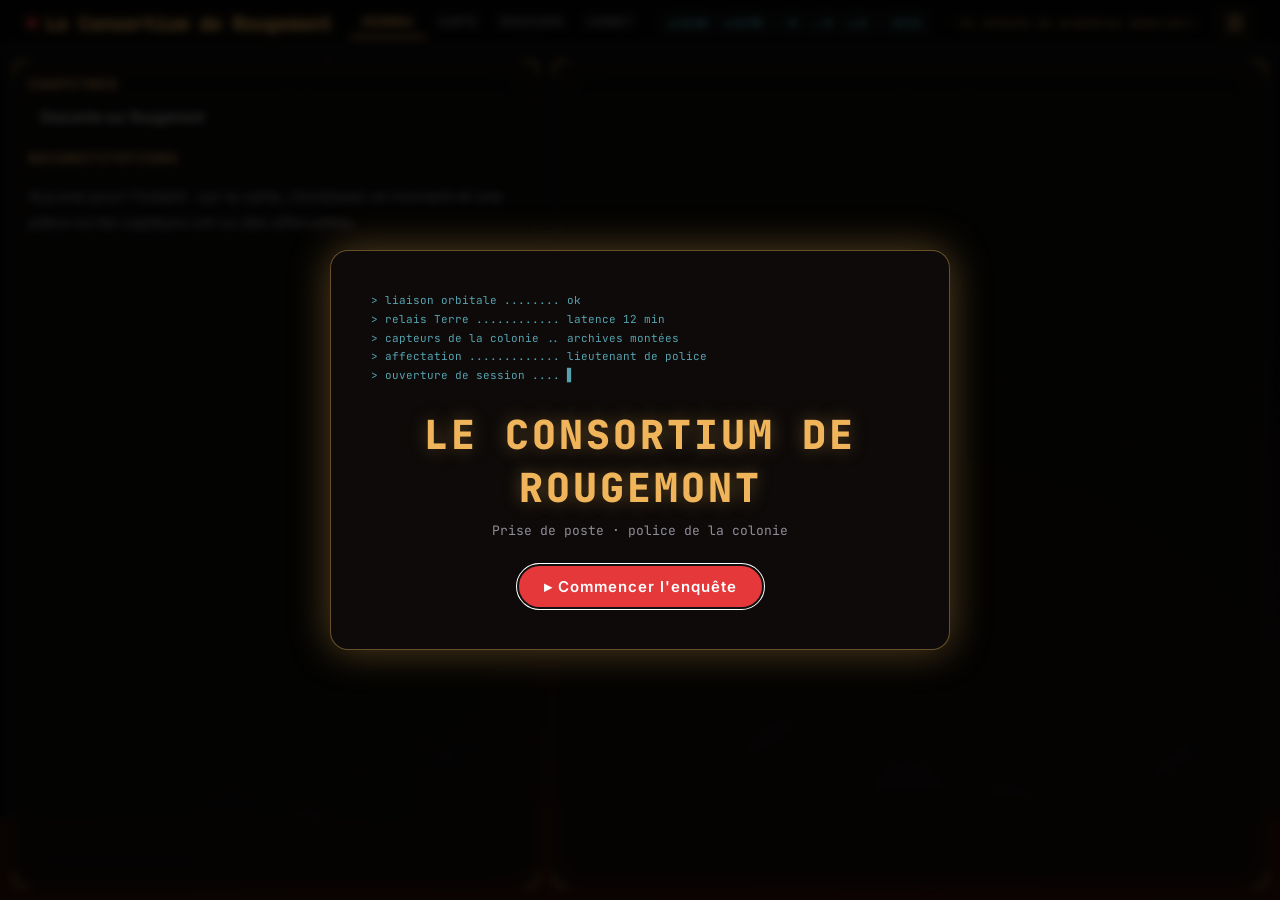
<file: index.html>
<!DOCTYPE html>
<html lang="fr">
<head>
  <meta charset="UTF-8">
  <meta name="viewport" content="width=device-width, initial-scale=1.0">
  <title>Enquête</title>
  <link rel="icon" href="data:image/svg+xml,<svg xmlns='http://www.w3.org/2000/svg' viewBox='0 0 32 32'><rect width='32' height='32' rx='6' fill='%230b0b0d'/><circle cx='16' cy='16' r='9' fill='none' stroke='%23d4a24c' stroke-width='2'/><circle cx='16' cy='16' r='3.5' fill='%23e5383b'/><path d='M16 3v4M16 25v4M3 16h4M25 16h4' stroke='%23d4a24c' stroke-width='2'/></svg>">
  <link rel="preconnect" href="https://fonts.googleapis.com">
  <link href="https://fonts.googleapis.com/css2?family=Inter:wght@400;600;800&family=JetBrains+Mono:wght@400;700&family=Literata:ital,opsz,wght@0,7..72,400;0,7..72,600;1,7..72,400&display=swap" rel="stylesheet">
  <link rel="stylesheet" href="assets/style.css?v=202611271100">
  <link rel="stylesheet" href="game/game.css?v=202611271100">
</head>
<body class="game">
  <canvas id="sky" aria-hidden="true"></canvas>
  <div class="crt" aria-hidden="true"></div>
  <header class="bar">
    <div class="brand"><span class="led"></span><h1 id="title"></h1></div>
    <nav id="sections" class="sections"></nav>
    <div id="stats" class="stats mono"></div>
    <div class="ticker mono"><div id="ticker-text"></div></div>
    <div id="telemetry" class="telemetry mono" aria-hidden="true"></div>
    <div class="menu">
      <button id="menu-btn" class="burger" title="Menu" aria-expanded="false" aria-controls="menu"><span></span><span></span><span></span></button>
      <div id="menu" class="tools" hidden>
        <button id="sound" title="Effets sonores"></button>
        <button id="ambient" title="Fond sonore"></button>
        <button id="export" title="Télécharger la sauvegarde">exporter la sauvegarde</button>
        <label title="Charger une sauvegarde">importer une sauvegarde<input type="file" id="import" accept="application/json" hidden></label>
        <button id="reset" title="Effacer la progression">recommencer</button>
        <a href="about.html">page de l'auteur</a>
      </div>
    </div>
  </header>

  <main class="layout">
    <section id="pane" class="pane"></section>
    <article id="reader" class="reader"></article>
  </main>

  <div id="toasts"></div>

  <dialog id="boot">
    <div id="boot-log" class="mono"></div>
    <h2 id="boot-title"></h2>
    <p id="boot-tag" class="mono">Prise de poste · police de la colonie</p>
    <form method="dialog"><button class="btn" id="boot-go">▸ Commencer l'enquête</button></form>
  </dialog>

  <dialog id="notice">
    <div id="notice-text"></div>
    <form method="dialog"><button class="btn">Continuer</button></form>
  </dialog>

  <dialog id="minigame">
    <div class="modal-head"><h3 id="mg-title"></h3><form method="dialog"><button class="chip">✕</button></form></div>
    <div id="mg-board"></div>
    <p id="mg-status" class="mono gold"></p>
  </dialog>

  <script src="assets/i18n.js?v=202611271100"></script>
  <script>lang = "fr";</script>
  <script src="assets/puzzles.js?v=202611271100"></script>
  <script src="game/story.js?v=202611271100"></script>
  <script src="game/fx.js?v=202611271100"></script>
  <script src="game/rover.js?v=202611271100"></script>
  <script src="game/engine.js?v=202611271100"></script>
</body>
</html>
</file>
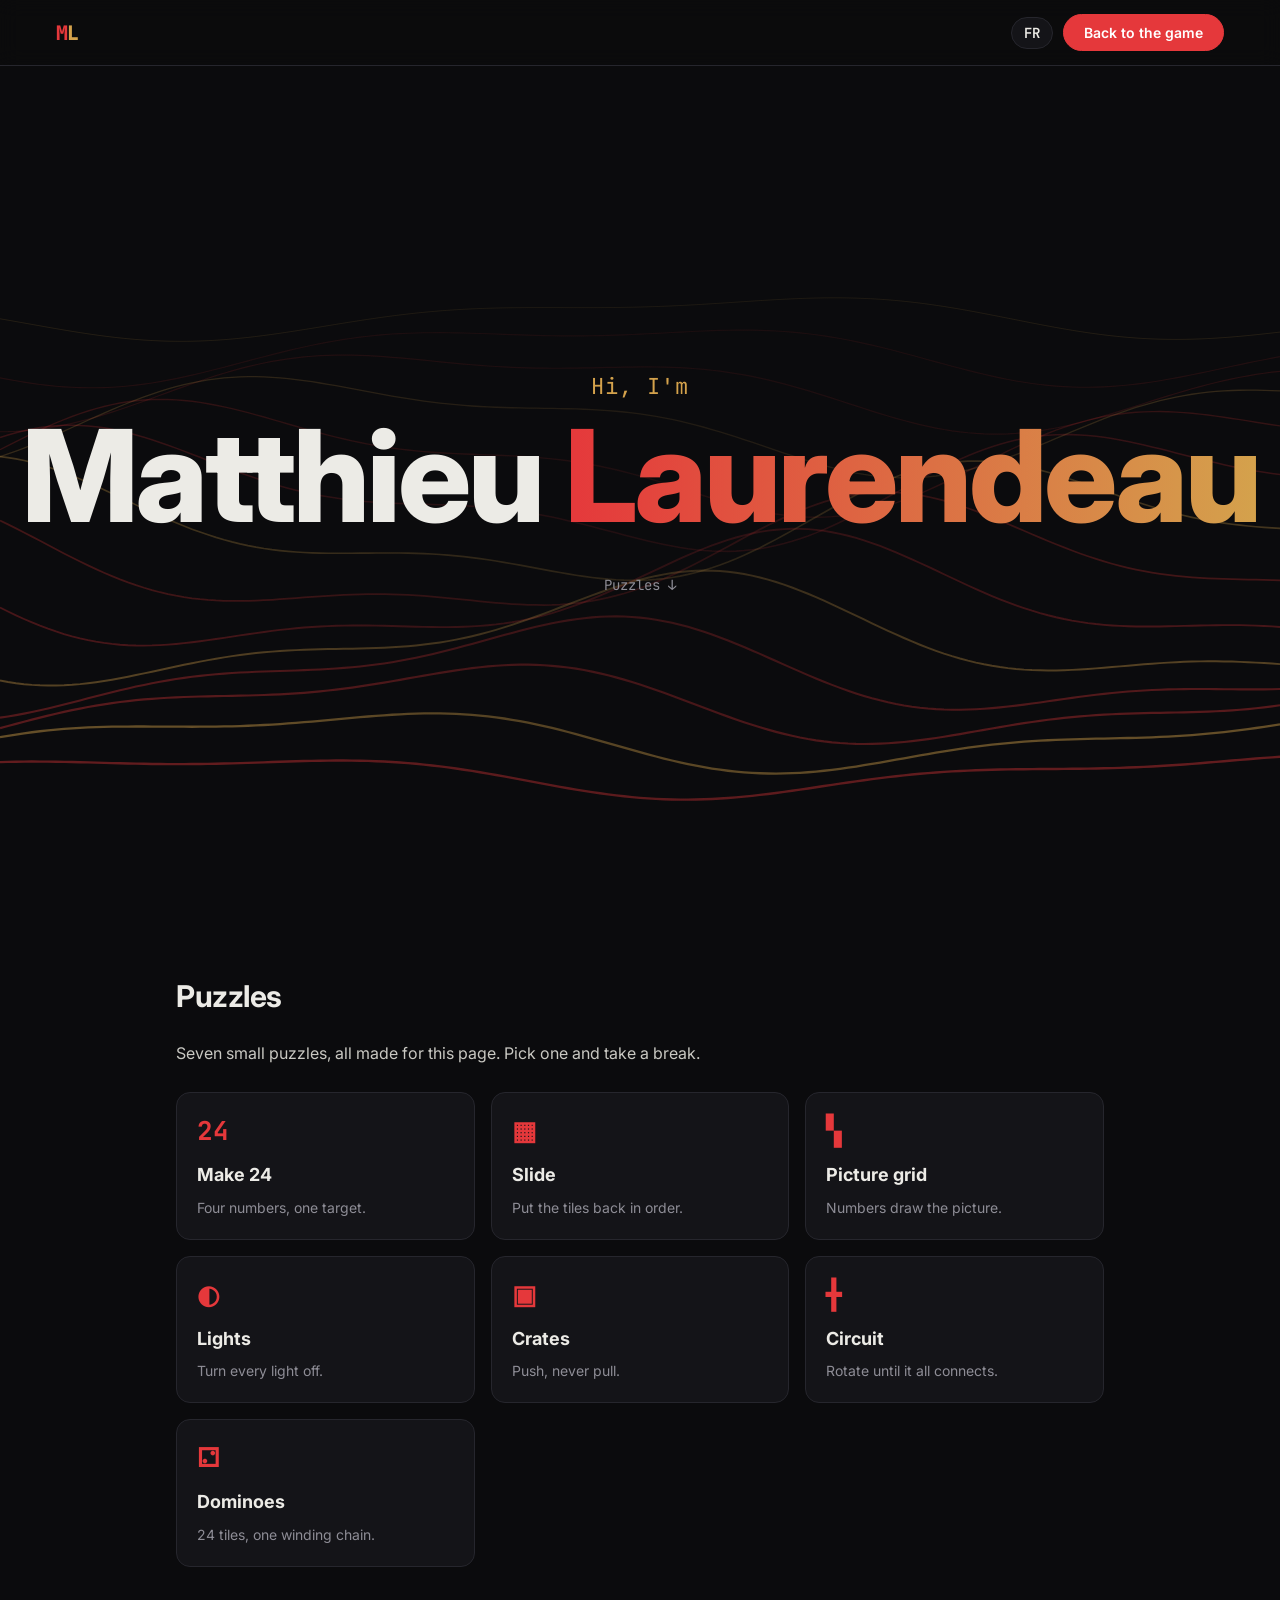
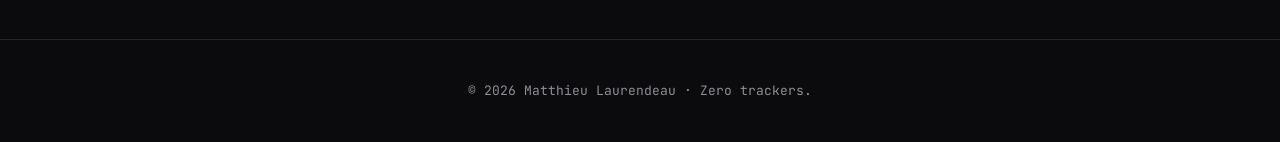
<file: about.html>
<!DOCTYPE html>
<html lang="en">
<head>
  <meta charset="UTF-8">
  <meta name="viewport" content="width=device-width, initial-scale=1.0">
  <title>Matthieu Laurendeau</title>
  <meta name="description" content="Original browser puzzles by Matthieu Laurendeau.">
  <link rel="icon" href="data:image/svg+xml,<svg xmlns='http://www.w3.org/2000/svg' viewBox='0 0 32 32'><rect width='32' height='32' rx='6' fill='%230b0b0d'/><text x='16' y='22' font-family='monospace' font-size='14' font-weight='700' text-anchor='middle'><tspan fill='%23e5383b'>M</tspan><tspan fill='%23d4a24c'>L</tspan></text></svg>">
  <link rel="preconnect" href="https://fonts.googleapis.com">
  <link href="https://fonts.googleapis.com/css2?family=Inter:wght@400;600;800&family=JetBrains+Mono:wght@400;700&display=swap" rel="stylesheet">
  <link rel="stylesheet" href="assets/style.css?v=202611241600">
</head>
<body>
  <header class="nav">
    <a class="logo" href="./"><span class="red">M</span><span class="gold">L</span></a>
    <div class="nav-actions">
      <button id="lang" class="chip" aria-label="Switch language">FR</button>
      <a class="btn" href="./" data-i18n="nav.game">Back to the game</a>
    </div>
  </header>

  <main id="top">
    <section class="hero">
      <canvas id="waves" aria-hidden="true"></canvas>
      <div class="hero-text">
        <p class="mono gold" data-i18n="hero.hello">Hi, I'm</p>
        <h1>Matthieu <span class="red">Laurendeau</span></h1>
        <a class="scroll mono" href="#puzzles" data-i18n="hero.scroll">Puzzles ↓</a>
      </div>
    </section>

    <section id="puzzles" class="section">
      <h2 data-i18n="puzzles.title">Puzzles</h2>
      <p data-i18n="puzzles.intro"></p>
      <div class="grid" id="puzzle-grid"></div>
    </section>


  </main>

  <footer class="mono muted">© <span id="year"></span> Matthieu Laurendeau · <span data-i18n="footer"></span></footer>

  <dialog id="modal">
    <div class="modal-head">
      <h3 id="modal-title"></h3>
      <button class="chip" id="modal-close" aria-label="Close">✕</button>
    </div>
    <p id="modal-rules" class="muted"></p>
    <div id="game"></div>
    <div class="modal-foot">
      <span id="status" class="mono gold"></span>
      <button class="btn ghost" id="new-game" data-i18n="game.new">New game</button>
    </div>
  </dialog>

  <canvas id="confetti" aria-hidden="true"></canvas>

  <script src="assets/i18n.js?v=202611241600"></script>
  <script src="assets/puzzles.js?v=202611241600"></script>
  <script src="assets/main.js?v=202611241600"></script>
</body>
</html>
</file>
<file: assets/style.css>
:root {
  --bg: #0b0b0d;
  --bg2: #141418;
  --line: #26262d;
  --text: #ecebe6;
  --muted: #8e8d96;
  --red: #e5383b;
  --gold: #d4a24c;
  --radius: 14px;
}
* { box-sizing: border-box; }
html { scroll-behavior: smooth; }
body {
  margin: 0; background: var(--bg); color: var(--text);
  font: 16px/1.65 Inter, system-ui, sans-serif; -webkit-font-smoothing: antialiased;
}
a { color: inherit; text-decoration: none; }
.mono { font-family: "JetBrains Mono", ui-monospace, monospace; }
.red { color: var(--red); }
.gold { color: var(--gold); }
.muted { color: var(--muted); }

/* Navigation */
.nav {
  position: sticky; top: 0; z-index: 10; display: flex; align-items: center; gap: 24px;
  padding: 14px clamp(16px, 5vw, 56px); background: rgba(11, 11, 13, .82);
  backdrop-filter: blur(10px); border-bottom: 1px solid var(--line);
}
.logo { font: 800 20px "JetBrains Mono", monospace; letter-spacing: -1px; }
.nav nav { display: flex; gap: 22px; margin-left: auto; }
.nav nav a { color: var(--muted); font-size: 14px; transition: color .2s; }
.nav nav a:hover { color: var(--gold); }
.nav-actions { display: flex; gap: 10px; align-items: center; margin-left: auto; }
@media (max-width: 720px) { .nav nav { display: none; } .nav-actions { margin-left: auto; } }

.btn, .chip {
  display: inline-flex; align-items: center; justify-content: center; cursor: pointer;
  font: 600 14px Inter, sans-serif; border-radius: 999px; transition: transform .15s, background .2s, color .2s;
}
.btn { padding: 9px 20px; background: var(--red); color: #fff; border: 1px solid var(--red); }
.btn:hover { transform: translateY(-1px); background: #f04a4d; }
.btn.ghost { background: transparent; color: var(--text); border-color: var(--line); }
.btn.ghost:hover { border-color: var(--gold); color: var(--gold); }
.chip { padding: 6px 12px; background: var(--bg2); color: var(--text); border: 1px solid var(--line); font-family: "JetBrains Mono", monospace; }
.chip:hover { border-color: var(--gold); }

/* Hero with animated waves */
.hero { position: relative; height: calc(100vh - 66px); min-height: 460px; display: grid; place-items: center; overflow: hidden; text-align: center; }
#waves { position: absolute; inset: 0; width: 100%; height: 100%; }
.hero::after { content: ""; position: absolute; inset: 0; background: radial-gradient(ellipse at center, rgba(11, 11, 13, .55) 0%, transparent 60%); pointer-events: none; }
.hero-text { position: relative; z-index: 1; padding: 0 16px; animation: rise 1.2s ease-out both; }
.hero-text p { font-size: clamp(16px, 2.4vw, 22px); margin: 0; letter-spacing: 1px; }
.hero h1 { font-size: clamp(48px, 10vw, 128px); line-height: .95; margin: 10px 0 34px; letter-spacing: -3px; font-weight: 800; }
.hero h1 .red { background: linear-gradient(90deg, var(--red), var(--gold), var(--red)); background-size: 200% auto; -webkit-background-clip: text; background-clip: text; color: transparent; animation: shine 6s linear infinite; }
.scroll { color: var(--muted); font-size: 14px; display: inline-block; animation: bob 2.4s ease-in-out infinite; }
.scroll:hover { color: var(--gold); }
@keyframes rise { from { opacity: 0; transform: translateY(24px); } to { opacity: 1; transform: none; } }
@keyframes shine { to { background-position: 200% center; } }
@keyframes bob { 50% { transform: translateY(6px); } }
@media (prefers-reduced-motion: reduce) { .hero-text, .hero h1 .red, .scroll { animation: none; } }

/* Sections */
.section { max-width: 1040px; margin: 0 auto; padding: 72px clamp(16px, 5vw, 56px); }
.section h2 { font-size: 30px; margin: 0 0 18px; letter-spacing: -.5px; }
.section > p { color: #c9c8c2; max-width: 44em; }

.grid { display: grid; grid-template-columns: repeat(auto-fill, minmax(230px, 1fr)); gap: 16px; margin-top: 26px; }
.card {
  background: var(--bg2); border: 1px solid var(--line); border-radius: var(--radius); padding: 20px;
  transition: transform .2s, border-color .2s; cursor: pointer; text-align: left; color: var(--text); font: inherit;
}
.card:hover { transform: translateY(-3px); border-color: var(--gold); }
.card h3 { margin: 12px 0 6px; font-size: 18px; }
.card p { margin: 0; font-size: 14px; color: var(--muted); }
.card .icon { font: 700 26px "JetBrains Mono", monospace; color: var(--red); }
.card .meta { margin-top: 12px; font: 12px "JetBrains Mono", monospace; color: var(--gold); }
footer { text-align: center; padding: 40px 16px; font-size: 13px; border-top: 1px solid var(--line); }

/* Puzzle modal */
dialog {
  background: var(--bg2); color: var(--text); border: 1px solid var(--line); border-radius: 18px;
  padding: 22px; width: min(460px, calc(100vw - 32px)); max-height: calc(100vh - 32px);
}
dialog::backdrop { background: rgba(0, 0, 0, .7); backdrop-filter: blur(4px); }
.modal-head { display: flex; justify-content: space-between; align-items: center; }
.modal-head h3 { margin: 0; font-size: 22px; }
#modal-rules { font-size: 14px; margin: 8px 0 18px; }
.modal-foot { display: flex; justify-content: space-between; align-items: center; margin-top: 18px; gap: 12px; }
#status { font-size: 14px; }

.board { display: grid; gap: 6px; margin: 0 auto; user-select: none; touch-action: manipulation; }
.cell {
  aspect-ratio: 1; border-radius: 8px; background: var(--bg); border: 1px solid var(--line);
  display: grid; place-items: center; font: 700 20px "JetBrains Mono", monospace; cursor: pointer; transition: background .15s;
}
.cell.lit { background: var(--gold); border-color: var(--gold); box-shadow: 0 0 14px rgba(212, 162, 76, .4); }
.cell.filled { background: var(--red); border-color: var(--red); }
.cell.cross { color: var(--muted); }
.cell.empty { visibility: hidden; }
.cell.tile { background: #1d1d23; color: var(--gold); }
.cell.tile.home { color: var(--red); }

/* Make 24 */
.nums { display: grid; grid-template-columns: repeat(2, 1fr); gap: 10px; }
.num { padding: 20px 0; font: 700 26px "JetBrains Mono", monospace; border-radius: 12px; background: var(--bg); color: var(--text); border: 1px solid var(--line); cursor: pointer; }
.num.sel { border-color: var(--gold); color: var(--gold); }
.num.gone { visibility: hidden; }
.ops { display: flex; gap: 8px; justify-content: center; margin-top: 14px; }
.ops button { width: 52px; height: 44px; font-size: 20px; }
.ops button.sel { border-color: var(--red); color: var(--red); }

/* Nonogram */
.nono { display: grid; gap: 4px; margin: 0 auto; width: max-content; }
.clue { font: 12px/1.2 "JetBrains Mono", monospace; color: var(--gold); display: flex; align-items: flex-end; justify-content: flex-end; gap: 4px; padding: 2px 4px; }
.clue.col { flex-direction: column; align-items: center; }
.nono .cell { width: 44px; }

/* Box pushing */
.sokoban .cell { cursor: default; font-size: 18px; border-radius: 6px; }
.sokoban .wall { background: #1d1d23; border-color: #1d1d23; }
.sokoban .goal { box-shadow: inset 0 0 0 3px rgba(212, 162, 76, .5); }
.sokoban .box { background: var(--red); border-color: var(--red); }
.sokoban .box.goal { background: var(--gold); border-color: var(--gold); }
.sokoban .me::after { content: ""; width: 50%; height: 50%; border-radius: 50%; background: var(--text); }
.pad { display: grid; grid-template-columns: repeat(3, 48px); gap: 6px; justify-content: center; margin-top: 14px; }

/* Pipes */
.pipe svg { width: 100%; height: 100%; transition: transform .2s; }
.pipe line { stroke: var(--muted); stroke-width: 14; stroke-linecap: round; }
.pipe.ok line { stroke: var(--gold); }
.done .pipe line { stroke: var(--red); }

#confetti { position: fixed; inset: 0; pointer-events: none; z-index: 100; width: 100%; height: 100%; }

/* Dominoes */
.domino-board { width: 100%; max-width: 380px; display: block; margin: 0 auto; }
.slot rect { fill: var(--bg); stroke: var(--line); stroke-width: .5; stroke-dasharray: 1.2 1; cursor: pointer; }
.slot.full rect { fill: #1d1d23; stroke: var(--gold); stroke-dasharray: none; }
.mid { stroke: var(--muted); stroke-width: .4; }
.pip { fill: var(--text); }
.joint { fill: var(--line); }
.joint.ok { fill: var(--gold); }
.joint.bad { fill: var(--red); }
.tray { display: flex; flex-wrap: wrap; gap: 6px; justify-content: center; margin-top: 14px; }
.tile { width: 54px; cursor: pointer; }
.tile rect { fill: #1d1d23; stroke: var(--line); stroke-width: .6; }
.tile.sel rect { stroke: var(--red); stroke-width: 1.2; }
</file>
<file: game/game.css>
/* Colony terminal: game layout on top of assets/style.css tokens */
body.game { --cyan: #6fd6e8; --amber: #f0b45a; --glow: rgba(240, 180, 90, .35); --panel: rgba(14, 10, 9, .82);
  height: 100vh; height: 100dvh; display: flex; flex-direction: column; overflow: hidden;
  background: radial-gradient(ellipse at 70% 120%, #2a0d0a 0%, var(--bg) 62%) fixed; }
.game [hidden] { display: none !important; }
#sky { position: fixed; inset: 0; width: 100%; height: 100%; z-index: -1; pointer-events: none; }
.crt { position: fixed; inset: 0; pointer-events: none; z-index: 50; mix-blend-mode: multiply;
  background: repeating-linear-gradient(to bottom, rgba(0, 0, 0, 0) 0 2px, rgba(0, 0, 0, .16) 2px 3px); }

/* Header */
.bar { display: flex; align-items: center; gap: 18px; flex-wrap: wrap; padding: 8px clamp(12px, 3vw, 28px);
  border-bottom: 1px solid rgba(240, 180, 90, .2); background: rgba(8, 6, 6, .85); backdrop-filter: blur(8px); }
.brand { display: flex; align-items: baseline; gap: 10px; min-width: 0; }
.brand h1 { margin: 0; font: 700 18px "JetBrains Mono", monospace; color: var(--amber); text-shadow: 0 0 12px var(--glow); white-space: nowrap; }
.led { width: 8px; height: 8px; border-radius: 50%; background: var(--red); box-shadow: 0 0 8px var(--red); align-self: center; animation: blink 2.4s infinite; }
.sections { display: flex; gap: 2px; overflow-x: auto; scrollbar-width: none; flex: 0 1 auto; min-width: 0; }
.sections button { position: relative; background: none; border: 0; border-bottom: 2px solid transparent; color: var(--muted);
  padding: 6px 10px; cursor: pointer; font: 600 12px "JetBrains Mono", monospace; text-transform: uppercase; letter-spacing: 1px; white-space: nowrap; }
.sections button:hover { color: var(--amber); }
.sections button.on { color: var(--amber); border-color: var(--amber); text-shadow: 0 0 10px var(--glow); }
.pip { display: inline-block; width: 6px; height: 6px; margin-left: 6px; border-radius: 50%; background: var(--red); box-shadow: 0 0 6px var(--red); vertical-align: middle; animation: blink 1.2s infinite; }
.bar { position: relative; z-index: 65; }
.menu { position: relative; margin-left: auto; }
.burger { display: grid; gap: 4px; width: 34px; height: 30px; place-content: center; background: none; border: 1px solid rgba(240, 180, 90, .3); border-radius: 6px; cursor: pointer; }
.burger span { display: block; width: 16px; height: 2px; background: var(--amber); transition: transform .25s, opacity .25s; }
.burger.open span:nth-child(1) { transform: translateY(6px) rotate(45deg); }
.burger.open span:nth-child(2) { opacity: 0; }
.burger.open span:nth-child(3) { transform: translateY(-6px) rotate(-45deg); }
.tools { position: absolute; right: 0; top: calc(100% + 8px); z-index: 70; display: grid; gap: 2px; min-width: 220px; padding: 8px;
  background: #0b0908; border: 1px solid rgba(240, 180, 90, .45); border-radius: 8px; box-shadow: 0 0 30px rgba(0, 0, 0, .6), 0 0 18px var(--glow); animation: rise-in .2s ease-out; }
.tools button, .tools label, .tools a { text-align: left; padding: 8px 10px; border-radius: 6px; text-decoration: none; }
.tools button:hover, .tools label:hover, .tools a:hover { background: rgba(240, 180, 90, .08); }
.tools button, .tools label, .tools a { background: none; border: 0; cursor: pointer; color: var(--muted); font: 12px "JetBrains Mono", monospace; }
.tools button:hover, .tools label:hover, .tools a:hover { color: var(--amber); }

/* Two columns: tools pane and reader */
.layout { flex: 1; min-height: 0; display: grid; grid-template-columns: minmax(320px, 42%) minmax(0, 1fr); gap: 12px; padding: 12px; }
.pane, .reader { min-width: 0; min-height: 0; overflow-y: auto; background: var(--panel); border: 1px solid rgba(240, 180, 90, .18);
  border-radius: 10px; box-shadow: inset 0 0 40px rgba(240, 180, 90, .04), 0 0 24px rgba(0, 0, 0, .4); }
.pane { padding: 16px; }
.reader { padding: clamp(18px, 4vw, 44px); }
.pane h3 { margin: 18px 0 8px; font: 700 13px "JetBrains Mono", monospace; text-transform: uppercase; letter-spacing: 2px; color: var(--amber); }
.pane h3:first-child { margin-top: 0; }
.pane h4 { margin: 14px 0 4px; font-size: 11px; text-transform: uppercase; letter-spacing: 1px; color: var(--muted); }
.pane-in { animation: fade .25s ease-out; }
.pane input, .pane select, .pane textarea { width: 100%; min-width: 0; background: rgba(255, 255, 255, .04); color: var(--text);
  border: 1px solid var(--line); border-radius: 8px; padding: 7px 9px; font: 13px Inter, sans-serif; }
.pane textarea { min-height: 160px; resize: vertical; }
.filter { margin-bottom: 8px; }
.filters { display: grid; grid-template-columns: repeat(auto-fit, minmax(140px, 1fr)); gap: 6px; margin-bottom: 8px; }
.item { display: flex; gap: 6px; align-items: baseline; width: 100%; text-align: left; background: none; border: 0; border-left: 2px solid transparent;
  border-radius: 6px; color: var(--text); padding: 7px 9px; cursor: pointer; font: 14px Inter, sans-serif; }
.item .muted { overflow: hidden; text-overflow: ellipsis; white-space: nowrap; min-width: 0; }
.item:hover, .item.on { background: rgba(240, 180, 90, .08); border-left-color: var(--amber); }
.item.new::after { content: "●"; color: var(--red); margin-left: auto; text-shadow: 0 0 6px var(--red); }
.link { background: none; border: 0; padding: 0; cursor: pointer; color: inherit; font: inherit; text-decoration: underline dotted; text-underline-offset: 3px; }
.link:hover { color: var(--amber); }
.chips { display: flex; flex-wrap: wrap; gap: 6px; margin-bottom: 10px; }
.chip { font-size: 12px; padding: 4px 10px; }
.chip.on { border-color: var(--red); color: #fff; background: rgba(229, 56, 59, .25); }
.chip.new { border-color: var(--amber); animation: glow 1.6s ease-in-out infinite; }
.person-chip { gap: 6px; padding: 3px 10px 3px 3px; font-family: Inter, sans-serif; }
.row { display: flex; gap: 10px; align-items: center; flex-wrap: wrap; }
.btn.ghost { margin: 0 0 10px; }
.msg { font-size: 14px; min-height: 1.4em; color: var(--muted); }
.msg.warn { color: var(--red); animation: flicker .6s linear; }

/* Reader */
.rhead { margin-bottom: 18px; animation: rise-in .4s ease-out both; }
.kicker { font-size: 11px; letter-spacing: 3px; color: var(--red); }
.rhead h2 { margin: 6px 0 0; font-size: clamp(22px, 3vw, 30px); color: var(--amber); text-shadow: 0 0 18px var(--glow); }
.prose p { line-height: 1.75; margin: 0 0 14px; max-width: 40em; animation: rise-in .5s ease-out both; }
.book { font: 18px/1.8 Literata, Georgia, serif; color: #efe6d8; }
.book p:first-child::first-letter { float: left; font-size: 3.4em; line-height: .9; margin: 4px 8px 0 0; color: var(--amber); text-shadow: 0 0 14px var(--glow); }
.book p { text-indent: 1.4em; }
.book p:first-child { text-indent: 0; }
.present { color: var(--muted); font-size: 14px; margin: 6px 0 18px; }
.lines { margin-top: 10px; }
.line { display: grid; grid-template-columns: 30px minmax(0, 1fr); column-gap: 12px; align-items: start; margin: 0 0 6px; padding: 8px 10px;
  border-radius: 8px; cursor: pointer; max-width: 46em; animation: rise-in .45s ease-out both; }
.line > :first-child, .line .portrait.tiny { grid-row: 1 / span 2; width: 30px; height: 30px; }
.line .say { grid-column: 2; line-height: 1.6; }
.line .who { grid-column: 2; font: 700 11px "JetBrains Mono", monospace; letter-spacing: 1px; text-transform: uppercase; margin-bottom: 2px; }
.line .badge { display: grid; place-items: center; border-radius: 50%; font-size: 10px; font-weight: 700; color: #0d0a09; background: var(--cyan); box-shadow: 0 0 10px rgba(111, 214, 232, .5); }
.line:hover { background: rgba(255, 255, 255, .04); }
.line.hit { background: rgba(240, 180, 90, .14); }
.line.narr { font-style: italic; color: var(--muted); }
.line.me .who { color: var(--amber); }
.who { font-weight: 700; color: var(--red); white-space: nowrap; }
.say { min-width: 0; }
.q { color: var(--amber); font-size: 13px; margin: 18px 0 6px; }
.talker { display: flex; align-items: center; gap: 14px; margin-bottom: 14px; font-size: 18px; }
.topics { display: flex; flex-direction: column; gap: 6px; margin-top: 18px; border-top: 1px dashed rgba(240, 180, 90, .25); padding-top: 14px; }
.topic { text-align: left; background: rgba(240, 180, 90, .06); border: 1px solid rgba(240, 180, 90, .25); color: var(--text);
  border-radius: 8px; padding: 9px 12px; cursor: pointer; font: 14px Inter, sans-serif; transition: background .2s, transform .15s; }
.topic::before { content: "› "; color: var(--amber); }
.topic:hover { background: rgba(240, 180, 90, .14); transform: translateX(3px); }
.topic.show { border-color: rgba(229, 56, 59, .5); }
.topic.show::before { content: "⎘ "; color: var(--red); }
.objects { display: grid; gap: 8px; margin-top: 12px; }
.object { text-align: left; background: rgba(255, 255, 255, .03); border: 1px dashed rgba(240, 180, 90, .35); color: var(--amber);
  border-radius: 8px; padding: 10px 12px; cursor: pointer; font: 600 14px "JetBrains Mono", monospace; }
.object:hover { background: rgba(240, 180, 90, .1); }
.object.seen { border-style: solid; border-color: var(--line); color: var(--text); cursor: default; }
.object.seen h4 { margin: 0 0 6px; color: var(--amber); }

/* Portraits */
.portrait { display: inline-block; width: 44px; height: 44px; flex: none; border-radius: 50%; overflow: hidden; box-shadow: 0 0 0 1px rgba(240, 180, 90, .35); }
.portrait svg { width: 100%; height: 100%; display: block; }
.portrait.tiny { width: 22px; height: 22px; }
.portrait.big { width: 72px; height: 72px; box-shadow: 0 0 0 2px var(--amber), 0 0 20px var(--glow); }

/* Map */
.timeline { display: grid; grid-template-columns: auto 1fr auto; gap: 8px; align-items: center; margin-bottom: 10px; }
.timeline .now { text-align: center; font-size: 15px; text-shadow: 0 0 10px var(--glow); }
.timeline input[type=range] { grid-column: 1 / -1; accent-color: var(--amber); padding: 0; border: 0; background: none; }
.timeline .chip:disabled { opacity: .3; cursor: default; }
.map { width: 100%; height: auto; display: block; border: 1px solid rgba(240, 180, 90, .2); border-radius: 8px; background: rgba(0, 0, 0, .35); }
.room { cursor: pointer; }
.room rect { fill: rgba(240, 180, 90, .05); stroke: rgba(240, 180, 90, .45); stroke-width: .25; transition: fill .2s; }
.room:hover rect { fill: rgba(240, 180, 90, .16); }
.room.on rect { fill: rgba(240, 180, 90, .2); stroke: var(--amber); stroke-width: .5; }
.room.live rect { stroke: var(--red); animation: pulse 2s ease-in-out infinite; }
.room.done rect { fill: rgba(240, 180, 90, .12); }
.room.new rect { stroke: #fff; animation: pulse 1s ease-in-out infinite; }
.room text { font: 2.1px Inter, sans-serif; fill: #e9dcc8; pointer-events: none; }
.room .badge { font: 2px "JetBrains Mono", monospace; fill: var(--red); }
.room.done .badge { fill: var(--amber); }
.legend { font-size: 11px; margin: 6px 0 10px; }
.room-panel { border-top: 1px dashed rgba(240, 180, 90, .25); padding-top: 12px; animation: rise-in .3s ease-out; }

/* Dossiers */
.cards { display: grid; grid-template-columns: repeat(auto-fill, minmax(min(100%, 250px), 1fr)); gap: 10px; margin-bottom: 12px; }
.card-p { min-width: 0; border: 1px solid var(--line); border-radius: 10px; padding: 10px; display: grid; gap: 8px; background: rgba(255, 255, 255, .02); }
.card-p.ok { border-color: var(--amber); box-shadow: 0 0 14px rgba(240, 180, 90, .12); }
.card-p.ok select { color: var(--amber); opacity: 1; }
.card-p.new { border-color: var(--red); animation: glow 1.6s ease-in-out infinite; }
.card-top { display: grid; grid-template-columns: auto auto minmax(0, 1fr); gap: 8px; align-items: center; }
.fields { display: grid; gap: 6px; }
.acts { display: flex; gap: 6px; flex-wrap: wrap; }
.acts .chip { font-size: 11px; padding: 3px 9px; }
.puzzle { border: 1px solid var(--line); border-radius: 10px; padding: 12px; margin-bottom: 10px; }
.puzzle.ok { border-color: var(--amber); }
.puzzle h4 { margin: 0 0 6px; color: var(--text); text-transform: none; letter-spacing: 0; font-size: 15px; }
.pin { display: flex; gap: 6px; align-items: flex-start; }
.final { line-height: 2.4; }
.final select { width: auto; max-width: 100%; display: inline-block; }

/* Toasts and dialogs */
#toasts { position: fixed; right: 16px; bottom: 16px; z-index: 60; display: grid; gap: 8px; max-width: min(360px, calc(100vw - 32px)); }
.toast { background: rgba(12, 9, 8, .95); border: 1px solid var(--amber); border-radius: 10px; padding: 10px 14px; font-size: 13px;
  box-shadow: 0 0 24px var(--glow); animation: slide-in .35s ease-out; transition: opacity .5s, transform .5s; }
.toast.out { opacity: 0; transform: translateX(20px); }
#boot, #notice { width: min(620px, calc(100vw - 32px)); background: #0d0a09; border-color: rgba(240, 180, 90, .4); box-shadow: 0 0 40px var(--glow); }
#boot { text-align: center; padding: clamp(20px, 5vw, 40px); }
#boot-log { text-align: left; font-size: 11px; line-height: 1.7; color: var(--cyan); opacity: .75; min-height: 9em; }
#boot-log div { animation: fade .2s; }
#boot-log div:last-child::after { content: " ▋"; animation: blink 1s steps(1) infinite; }
#boot-title { margin: 18px 0 6px; font: 800 clamp(26px, 6vw, 40px) "JetBrains Mono", monospace; letter-spacing: 3px; text-transform: uppercase;
  color: var(--amber); text-shadow: 0 0 18px var(--glow); animation: glitch 2.8s infinite; }
#boot-tag { color: var(--muted); font-size: 13px; margin: 0 0 22px; }
#boot-go { font-size: 15px; padding: 12px 26px; letter-spacing: 1px; animation: glow 1.6s ease-in-out infinite; }
.mission { border: 1px solid rgba(111, 214, 232, .3); border-left: 3px solid var(--cyan); border-radius: 6px; padding: 12px 16px; margin: 0 0 26px;
  background: rgba(111, 214, 232, .04); font-size: 14px; }
.mission .kicker { color: var(--cyan); }
.mission p { margin: 6px 0; }

/* Science-fiction dressing: telemetry, HUD corners, scan sweep, title glitch */
.stats { display: flex; gap: 3px; flex-shrink: 0; }
.stat { display: flex; gap: 4px; align-items: baseline; padding: 2px 6px; background: none; border: 1px solid rgba(111, 214, 232, .2); border-radius: 4px; cursor: pointer; color: var(--muted); font: 11px "JetBrains Mono", monospace; white-space: nowrap; }
.stat:hover { border-color: var(--cyan); color: var(--cyan); }
.stat .k { color: var(--cyan); opacity: .7; }
.stat .v { color: var(--cyan); font-weight: 700; }
.ticker { flex: 1; min-width: 60px; font-size: 11px; overflow: hidden; mask-image: linear-gradient(90deg, transparent, #000 6%, #000 94%, transparent); }
#ticker-text { display: inline-block; white-space: nowrap; color: var(--amber); opacity: .85; animation: ticker 40s linear infinite; }
@keyframes ticker { to { transform: translateX(-50%); } }
.telemetry { font-size: 10px; color: var(--cyan); opacity: .7; white-space: nowrap; letter-spacing: .5px; }
.pane, .reader { --c: rgba(240, 180, 90, .7);
  background-image: linear-gradient(var(--c), var(--c)), linear-gradient(var(--c), var(--c)), linear-gradient(var(--c), var(--c)), linear-gradient(var(--c), var(--c)),
    linear-gradient(var(--c), var(--c)), linear-gradient(var(--c), var(--c)), linear-gradient(var(--c), var(--c)), linear-gradient(var(--c), var(--c));
  background-repeat: no-repeat;
  background-size: 14px 2px, 2px 14px, 14px 2px, 2px 14px, 14px 2px, 2px 14px, 14px 2px, 2px 14px;
  background-position: top left, top left, top right, top right, bottom left, bottom left, bottom right, bottom right; }
body.game::after { content: ""; position: fixed; left: 0; right: 0; height: 120px; top: -120px; z-index: 49; pointer-events: none;
  background: linear-gradient(to bottom, transparent, rgba(111, 214, 232, .05), transparent); animation: sweep 9s linear infinite; }
.rhead .kicker::before { content: "◢ "; color: var(--cyan); }
.rhead h2 { animation: glitch-in .6s ease-out; }
@keyframes sweep { to { top: 100%; } }
@keyframes glitch { 0%, 92%, 100% { text-shadow: 0 0 18px var(--glow); transform: none; }
  94% { text-shadow: -2px 0 rgba(111, 214, 232, .8), 2px 0 rgba(229, 56, 59, .8); transform: translateX(1px); }
  96% { text-shadow: 2px 0 rgba(111, 214, 232, .8), -2px 0 rgba(229, 56, 59, .8); transform: translateX(-1px); } }
@keyframes glitch-in { 0% { opacity: 0; text-shadow: -4px 0 rgba(111, 214, 232, .9), 4px 0 rgba(229, 56, 59, .9); }
  40% { opacity: 1; text-shadow: 2px 0 rgba(111, 214, 232, .7), -2px 0 rgba(229, 56, 59, .7); } 100% { text-shadow: none; } }
#notice p { line-height: 1.7; }

/* Animations */
@keyframes rise-in { from { opacity: 0; transform: translateY(8px); } to { opacity: 1; transform: none; } }
@keyframes fade { from { opacity: 0; } }
@keyframes slide-in { from { opacity: 0; transform: translateX(30px); } }
@keyframes glow { 50% { box-shadow: 0 0 12px rgba(240, 180, 90, .55); } }
@keyframes pulse { 50% { stroke-opacity: .35; } }
@keyframes flicker { 0%, 40%, 80% { opacity: 1; } 20%, 60% { opacity: .35; } }
@keyframes blink { 50% { opacity: .25; } }
dialog[open] { animation: pop .3s ease-out; }
@keyframes pop { from { opacity: 0; transform: scale(.95); } }
@media (prefers-reduced-motion: reduce) { .game *, .game dialog, .crt, body.game::after { animation: none !important; } }

@media (max-width: 1700px) { .telemetry { display: none; } }
@media (max-width: 1200px) { .ticker { display: none; } .stats { margin-left: auto; } }

/* Map: unreached places show as a dashed signal; radar sweep over the map */
.room.signal rect { fill: rgba(111, 214, 232, .04); stroke: var(--cyan); stroke-dasharray: 1 .8; stroke-width: .3; animation: pulse 1.6s ease-in-out infinite; }
.room.signal text { fill: var(--cyan); }
.room.signal .badge { fill: var(--cyan); }
.mapwrap { position: relative; border-radius: 8px; overflow: hidden; }
.mapwrap::after { content: ""; position: absolute; inset: -50%; pointer-events: none; animation: radar 6s linear infinite;
  background: conic-gradient(from 0deg, rgba(111, 214, 232, .14), transparent 12%, transparent); }
@keyframes radar { to { transform: rotate(360deg); } }

/* Rover expedition */
canvas.rover { display: block; width: min(600px, 100%); aspect-ratio: 3 / 2; border: 1px solid rgba(111, 214, 232, .4); border-radius: 8px; touch-action: none; outline: none; }
.rover-pad { display: flex; justify-content: center; gap: 8px; margin-top: 10px; }
.rover-pad .chip { min-width: 52px; min-height: 40px; font-size: 16px; touch-action: none; user-select: none; }
.shake { animation: shake .25s; }
@keyframes shake { 25% { transform: translate(-4px, 2px); } 50% { transform: translate(3px, -2px); } 75% { transform: translate(-2px, 1px); } }

/* Reconstruction load: sensor sync overlay */
.sync { position: fixed; inset: 0; z-index: 80; display: grid; place-items: center; pointer-events: none; background: rgba(4, 8, 10, .55); animation: fade .15s; }
.sync div { width: min(360px, 80vw); font: 11px "JetBrains Mono", monospace; color: var(--cyan); letter-spacing: 2px; text-align: center; }
.sync i { display: block; height: 3px; margin-top: 10px; background: var(--cyan); box-shadow: 0 0 12px var(--cyan); transform-origin: left; animation: load .8s ease-in-out forwards; }
@keyframes load { from { transform: scaleX(0); } }
.scene-in { animation: holo .7s ease-out; }
@keyframes holo { 0% { opacity: 0; filter: hue-rotate(-40deg) blur(3px); clip-path: inset(0 0 100% 0); } 60% { opacity: 1; filter: none; } 100% { clip-path: inset(0 0 0 0); } }

/* Holographic portraits and section wipe */
.portrait.big { position: relative; }
.portrait.big { animation: holo-flicker 5s infinite; }
@keyframes holo-flicker { 0%, 96%, 100% { opacity: 1; } 97% { opacity: .55; } 98% { opacity: .9; } }
.pane.wipe > * { animation: wipe .35s ease-out both; }
@keyframes wipe { from { opacity: 0; clip-path: inset(0 100% 0 0); } to { opacity: 1; clip-path: inset(0 0 0 0); } }

/* Narrow screens: tools pane above the reader, the page scrolls */
@media (max-width: 900px) {
  body.game { height: auto; overflow: visible; }
  .layout { grid-template-columns: minmax(0, 1fr); }
  .pane, .reader { overflow: visible; }
  .bar { position: sticky; top: 0; z-index: 65; }
  .telemetry { display: none; }
  .stats { order: 4; flex-basis: 100%; overflow-x: auto; scrollbar-width: none; margin-left: 0; }
  .sections { order: 3; flex-basis: 100%; }
}
</file>
